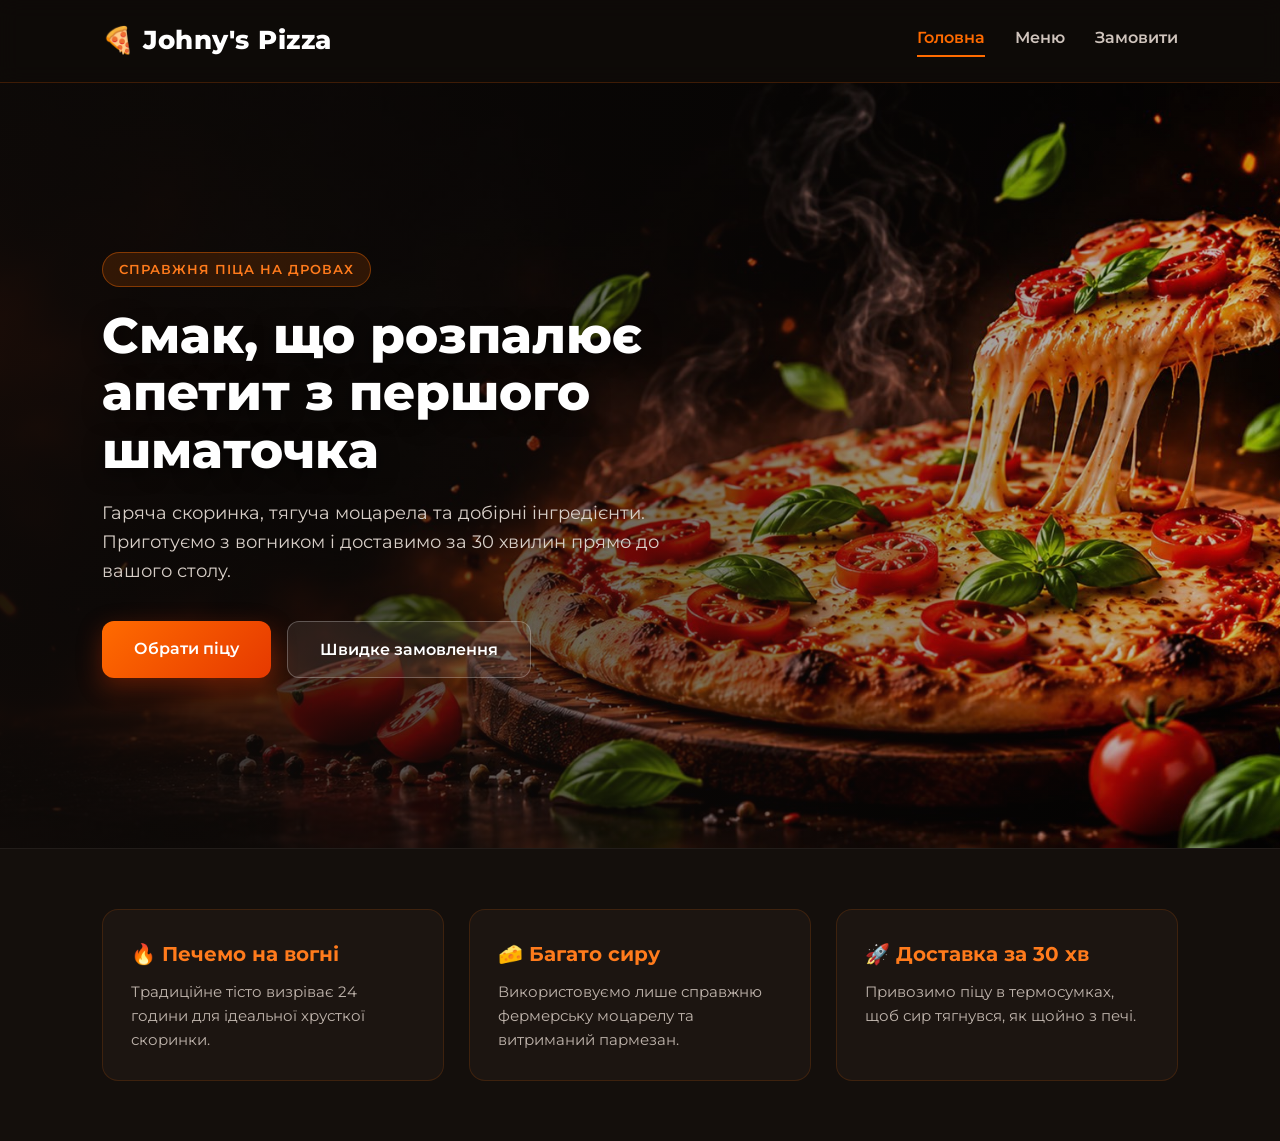
<file: index.html>
<!DOCTYPE html>
<html lang="uk">
<head>
    <meta charset="UTF-8">
    <meta name="viewport" content="width=device-width, initial-scale=1.0">
    <title>Johny's Pizza — Головна</title>
    <link rel="stylesheet" href="style.css">
</head>
<body>

    <header>
        <a href="index.html" class="logo">🍕 Johny's Pizza</a>
        <nav>
            <a href="index.html" class="active">Головна</a>
            <a href="menu.html">Меню</a>
            <a href="order.html">Замовити</a>
        </nav>
    </header>

    <section class="hero">
        <div class="hero-content">
            <span class="badge">Справжня піца на дровах</span>
            <h1>Смак, що розпалює апетит з першого шматочка</h1>
            <p>Гаряча скоринка, тягуча моцарела та добірні інгредієнти. Приготуємо з вогником і доставимо за 30 хвилин прямо до вашого столу.</p>
            <div class="hero-buttons">
                <a href="menu.html" class="btn-primary">Обрати піцу</a>
                <a href="order.html" class="btn-secondary">Швидке замовлення</a>
            </div>
        </div>
    </section>

    <section class="features">
        <div class="feature-item">
            <h3>🔥 Печемо на вогні</h3>
            <p>Традиційне тісто визріває 24 години для ідеальної хрусткої скоринки.</p>
        </div>
        <div class="feature-item">
            <h3>🧀 Багато сиру</h3>
            <p>Використовуємо лише справжню фермерську моцарелу та витриманий пармезан.</p>
        </div>
        <div class="feature-item">
            <h3>🚀 Доставка за 30 хв</h3>
            <p>Привозимо піцу в термосумках, щоб сир тягнувся, як щойно з печі.</p>
        </div>
    </section>

</body>
</html>
</file>
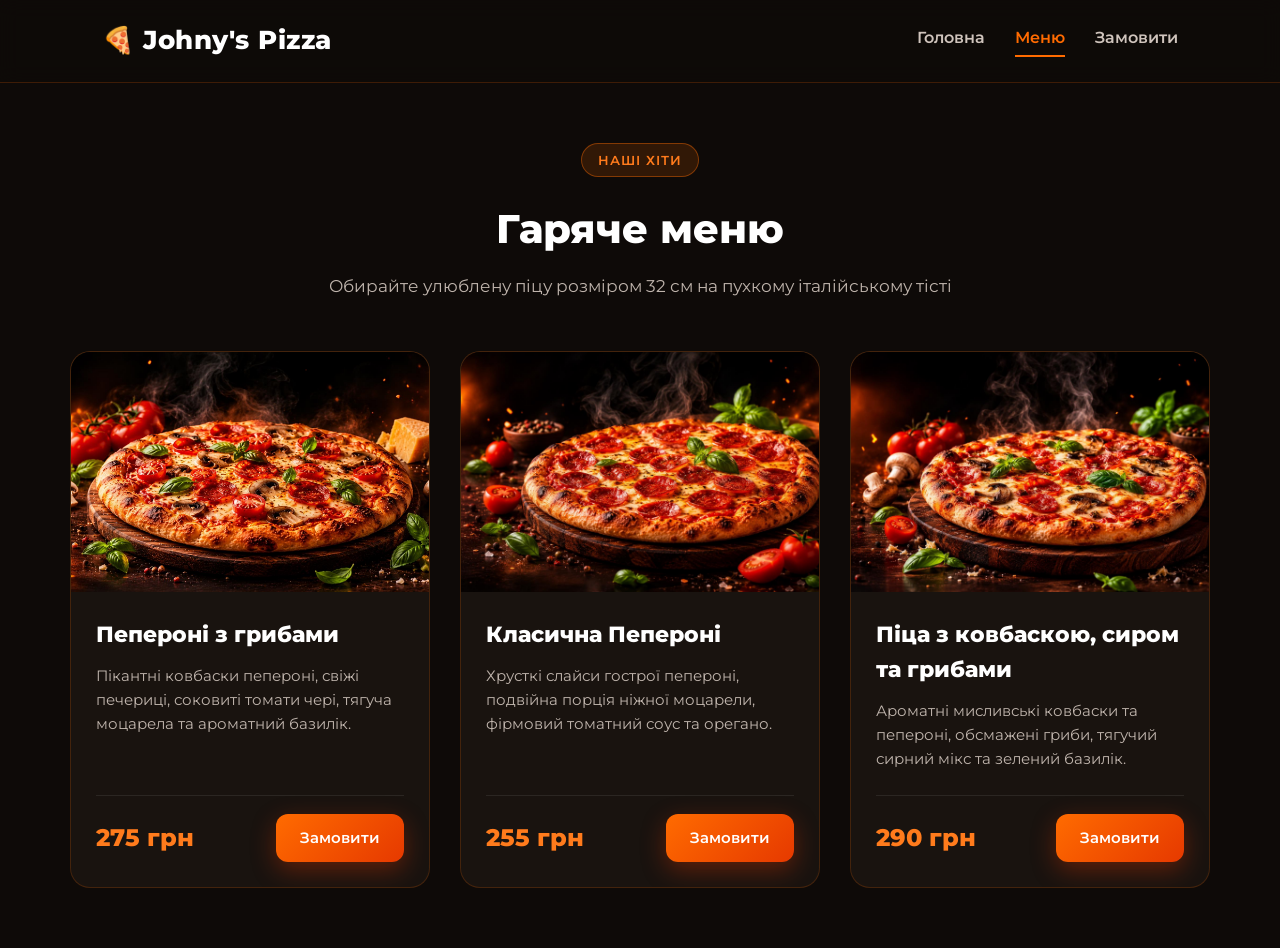
<file: menu.html>
<!DOCTYPE html>
<html lang="uk">
<head>
    <meta charset="UTF-8">
    <meta name="viewport" content="width=device-width, initial-scale=1.0">
    <title>Johny's Pizza — Меню</title>
    <link rel="stylesheet" href="style.css">
</head>
<body>

    <header>
        <a href="index.html" class="logo">🍕 Johny's Pizza</a>
        <nav>
            <a href="index.html">Головна</a>
            <a href="menu.html" class="active">Меню</a>
            <a href="order.html">Замовити</a>
        </nav>
    </header>

    <main class="container">
        <div class="page-header">
            <span class="badge">Наші хіти</span>
            <h2>Гаряче меню</h2>
            <p>Обирайте улюблену піцу розміром 32 см на пухкому італійському тісті</p>
        </div>

        <div class="menu-grid">
            <div class="pizza-card">
                <div class="card-img">
                    <img src="pizza1.png" alt="Пепероні з грибами">
                </div>
                <div class="card-body">
                    <h3>Пепероні з грибами</h3>
                    <p>Пікантні ковбаски пепероні, свіжі печериці, соковиті томати чері, тягуча моцарела та ароматний базилік.</p>
                    <div class="card-footer">
                        <span class="price">275 грн</span>
                        <a href="order.html" class="btn-primary">Замовити</a>
                    </div>
                </div>
            </div>

            <div class="pizza-card">
                <div class="card-img">
                    <img src="pizza2.png" alt="Класична Пепероні">
                </div>
                <div class="card-body">
                    <h3>Класична Пепероні</h3>
                    <p>Хрусткі слайси гострої пепероні, подвійна порція ніжної моцарели, фірмовий томатний соус та орегано.</p>
                    <div class="card-footer">
                        <span class="price">255 грн</span>
                        <a href="order.html" class="btn-primary">Замовити</a>
                    </div>
                </div>
            </div>

            <div class="pizza-card">
                <div class="card-img">
                    <img src="pizza3.png" alt="Піца з ковбаскою, сиром та грибами">
                </div>
                <div class="card-body">
                    <h3>Піца з ковбаскою, сиром та грибами</h3>
                    <p>Ароматні мисливські ковбаски та пепероні, обсмажені гриби, тягучий сирний мікс та зелений базилік.</p>
                    <div class="card-footer">
                        <span class="price">290 грн</span>
                        <a href="order.html" class="btn-primary">Замовити</a>
                    </div>
                </div>
            </div>
        </div>
    </main>

</body>
</html>
</file>
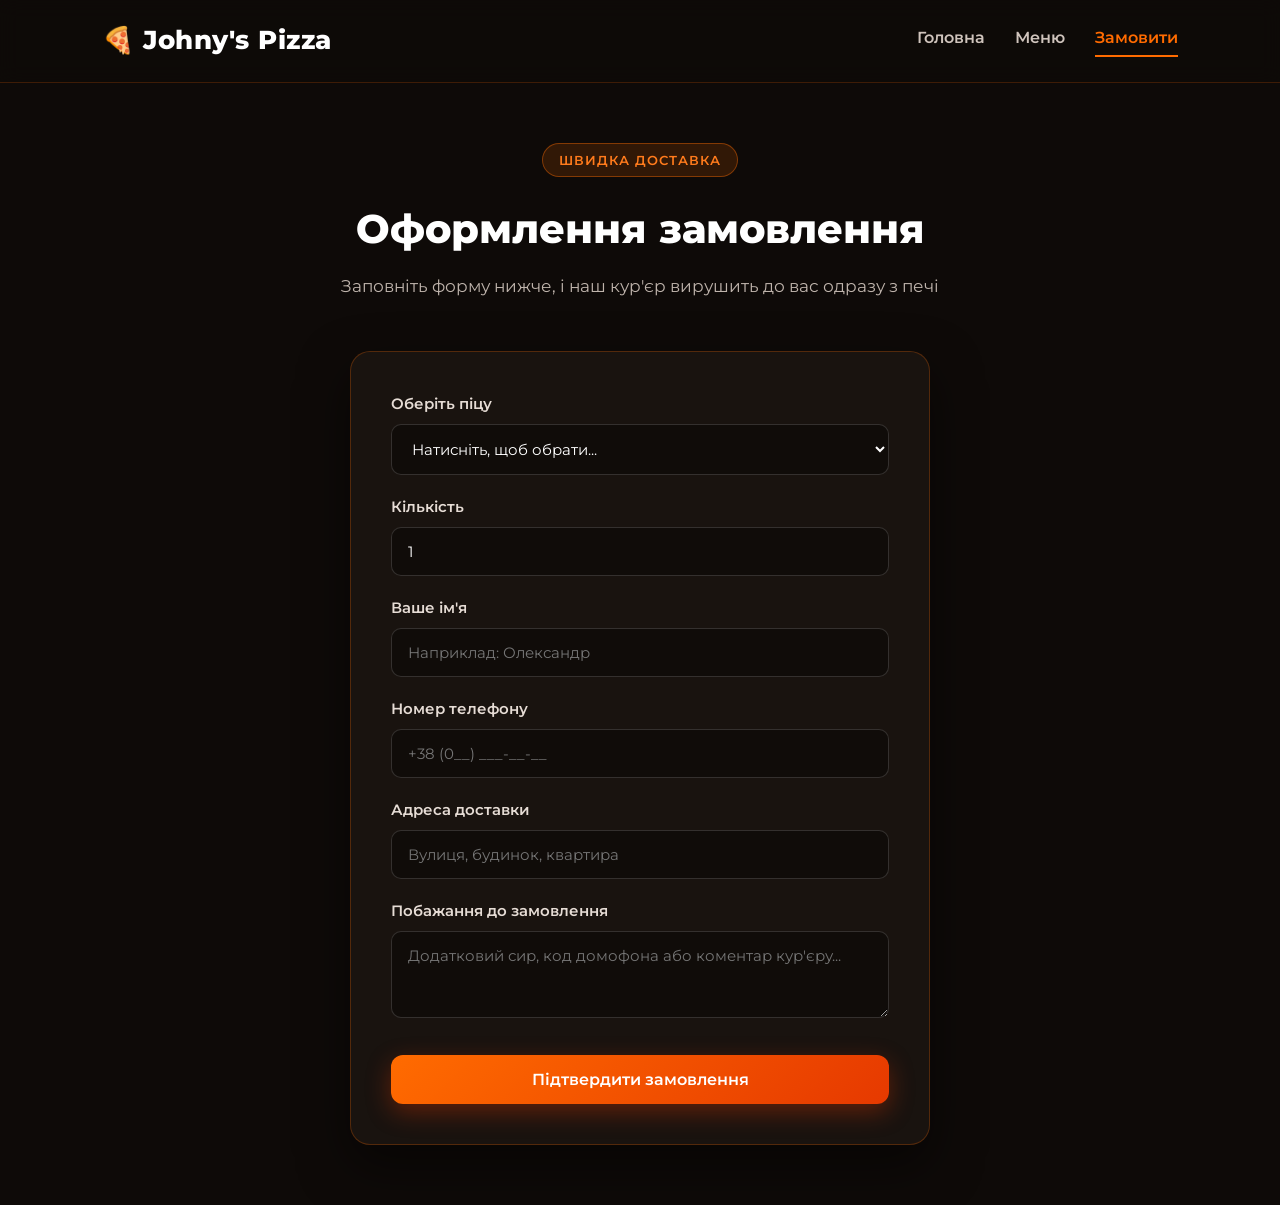
<file: order.html>
<!DOCTYPE html>
<html lang="uk">
<head>
    <meta charset="UTF-8">
    <meta name="viewport" content="width=device-width, initial-scale=1.0">
    <title>Johny's Pizza — Оформлення замовлення</title>
    <link rel="stylesheet" href="style.css">
</head>
<body>

    <header>
        <a href="index.html" class="logo">🍕 Johny's Pizza</a>
        <nav>
            <a href="index.html">Головна</a>
            <a href="menu.html">Меню</a>
            <a href="order.html" class="active">Замовити</a>
        </nav>
    </header>

    <main class="container">
        <div class="page-header">
            <span class="badge">Швидка доставка</span>
            <h2>Оформлення замовлення</h2>
            <p>Заповніть форму нижче, і наш кур'єр вирушить до вас одразу з печі</p>
        </div>

        <form class="order-form">
            <div class="form-group">
                <label>Оберіть піцу</label>
                <select required>
                    <option value="" disabled selected>Натисніть, щоб обрати...</option>
                    <option value="pizza1">Пепероні з грибами — 275 грн</option>
                    <option value="pizza2">Класична Пепероні — 255 грн</option>
                    <option value="pizza3">Піца з ковбаскою, сиром та грибами — 290 грн</option>
                </select>
            </div>

            <div class="form-group">
                <label>Кількість</label>
                <input type="number" min="1" max="20" value="1" required>
            </div>

            <div class="form-group">
                <label>Ваше ім'я</label>
                <input type="text" placeholder="Наприклад: Олександр" required>
            </div>

            <div class="form-group">
                <label>Номер телефону</label>
                <input type="tel" placeholder="+38 (0__) ___-__-__" required>
            </div>

            <div class="form-group">
                <label>Адреса доставки</label>
                <input type="text" placeholder="Вулиця, будинок, квартира" required>
            </div>

            <div class="form-group">
                <label>Побажання до замовлення</label>
                <textarea rows="3" placeholder="Додатковий сир, код домофона або коментар кур'єру..."></textarea>
            </div>

            <button type="submit" class="btn-primary full-width">Підтвердити замовлення</button>
        </form>
    </main>

</body>
</html>
</file>
<file: style.css>
@import url('https://fonts.googleapis.com/css2?family=Montserrat:wght@400;600;800&display=swap');

* {
    box-sizing: border-box;
    margin: 0;
    padding: 0;
    font-family: 'Montserrat', sans-serif;
}

body {
    background-color: #0e0a08;
    color: #f5f0eb;
    line-height: 1.6;
}

header {
    background: rgba(14, 10, 8, 0.9);
    backdrop-filter: blur(10px);
    padding: 20px 8%;
    display: flex;
    justify-content: space-between;
    align-items: center;
    position: sticky;
    top: 0;
    z-index: 100;
    border-bottom: 1px solid rgba(255, 107, 0, 0.2);
}

.logo {
    font-size: 26px;
    font-weight: 800;
    color: #ffffff;
    text-decoration: none;
    letter-spacing: 0.5px;
}

nav {
    display: flex;
    gap: 30px;
}

nav a {
    color: #cfc4bc;
    text-decoration: none;
    font-weight: 600;
    font-size: 16px;
    transition: 0.3s;
    padding-bottom: 4px;
}

nav a:hover,
nav a.active {
    color: #ff6b00;
    border-bottom: 2px solid #ff6b00;
}

.hero {
    min-height: 85vh;
    background: linear-gradient(90deg, rgba(14, 10, 8, 0.92) 0%, rgba(14, 10, 8, 0.55) 55%, rgba(14, 10, 8, 0.2) 100%), url('hero.png');
    background-size: cover;
    background-position: center;
    display: flex;
    align-items: center;
    padding: 0 8%;
}

.hero-content {
    max-width: 620px;
}

.badge {
    display: inline-block;
    background: rgba(255, 107, 0, 0.15);
    color: #ff7b1c;
    border: 1px solid rgba(255, 107, 0, 0.4);
    padding: 6px 16px;
    border-radius: 30px;
    font-size: 13px;
    font-weight: 600;
    text-transform: uppercase;
    letter-spacing: 1px;
    margin-bottom: 20px;
}

.hero h1 {
    font-size: 50px;
    font-weight: 800;
    line-height: 1.15;
    margin-bottom: 20px;
    color: #ffffff;
    text-shadow: 0 4px 20px rgba(0, 0, 0, 0.6);
}

.hero p {
    font-size: 18px;
    color: #d8cfc8;
    margin-bottom: 35px;
}

.hero-buttons {
    display: flex;
    gap: 16px;
    flex-wrap: wrap;
}

.btn-primary {
    display: inline-block;
    background: linear-gradient(135deg, #ff6b00, #e63900);
    color: #ffffff;
    padding: 15px 32px;
    border-radius: 12px;
    text-decoration: none;
    font-weight: 600;
    font-size: 16px;
    border: none;
    cursor: pointer;
    transition: 0.3s;
    box-shadow: 0 8px 25px rgba(230, 57, 0, 0.35);
}

.btn-primary:hover {
    transform: translateY(-2px);
    box-shadow: 0 12px 30px rgba(230, 57, 0, 0.55);
}

.btn-secondary {
    display: inline-block;
    background: rgba(255, 255, 255, 0.08);
    color: #ffffff;
    padding: 15px 32px;
    border-radius: 12px;
    text-decoration: none;
    font-weight: 600;
    font-size: 16px;
    border: 1px solid rgba(255, 255, 255, 0.25);
    transition: 0.3s;
}

.btn-secondary:hover {
    background: rgba(255, 255, 255, 0.16);
}

.features {
    display: grid;
    grid-template-columns: repeat(auto-fit, minmax(260px, 1fr));
    gap: 25px;
    padding: 60px 8%;
    background: #140f0c;
    border-top: 1px solid rgba(255, 255, 255, 0.06);
}

.feature-item {
    background: #1c1511;
    padding: 28px;
    border-radius: 16px;
    border: 1px solid rgba(255, 107, 0, 0.15);
}

.feature-item h3 {
    font-size: 20px;
    margin-bottom: 10px;
    color: #ff7b1c;
}

.feature-item p {
    color: #bfb4ac;
    font-size: 15px;
}

.container {
    max-width: 1180px;
    margin: 0 auto;
    padding: 60px 20px;
}

.page-header {
    text-align: center;
    margin-bottom: 50px;
}

.page-header h2 {
    font-size: 40px;
    font-weight: 800;
    margin-bottom: 12px;
    color: #ffffff;
}

.page-header p {
    color: #bfb4ac;
    font-size: 17px;
}

.menu-grid {
    display: grid;
    grid-template-columns: repeat(auto-fit, minmax(320px, 1fr));
    gap: 30px;
}

.pizza-card {
    background: #19130f;
    border-radius: 20px;
    overflow: hidden;
    border: 1px solid rgba(255, 107, 0, 0.18);
    transition: 0.3s;
    display: flex;
    flex-direction: column;
}

.pizza-card:hover {
    transform: translateY(-8px);
    border-color: #ff6b00;
    box-shadow: 0 15px 35px rgba(255, 107, 0, 0.15);
}

.card-img img {
    width: 100%;
    height: 240px;
    object-fit: cover;
    display: block;
}

.card-body {
    padding: 25px;
    display: flex;
    flex-direction: column;
    flex-grow: 1;
}

.card-body h3 {
    font-size: 22px;
    font-weight: 800;
    margin-bottom: 12px;
    color: #ffffff;
}

.card-body p {
    color: #bfb4ac;
    font-size: 15px;
    margin-bottom: 24px;
    flex-grow: 1;
}

.card-footer {
    display: flex;
    justify-content: space-between;
    align-items: center;
    padding-top: 18px;
    border-top: 1px solid rgba(255, 255, 255, 0.08);
}

.price {
    font-size: 24px;
    font-weight: 800;
    color: #ff7b1c;
}

.card-footer .btn-primary {
    padding: 12px 24px;
    font-size: 15px;
}

.order-form {
    max-width: 580px;
    margin: 0 auto;
    background: #19130f;
    padding: 40px;
    border-radius: 20px;
    border: 1px solid rgba(255, 107, 0, 0.25);
    box-shadow: 0 20px 50px rgba(0, 0, 0, 0.5);
}

.form-group {
    margin-bottom: 20px;
}

.form-group label {
    display: block;
    margin-bottom: 8px;
    font-weight: 600;
    color: #e6dcd5;
    font-size: 15px;
}

.form-group input,
.form-group select,
.form-group textarea {
    width: 100%;
    padding: 14px 16px;
    background: #100c09;
    border: 1px solid rgba(255, 255, 255, 0.15);
    border-radius: 10px;
    color: #ffffff;
    font-size: 15px;
    outline: none;
    transition: 0.3s;
}

.form-group input:focus,
.form-group select:focus,
.form-group textarea:focus {
    border-color: #ff6b00;
}

.full-width {
    width: 100%;
    text-align: center;
    margin-top: 10px;
}
</file>
